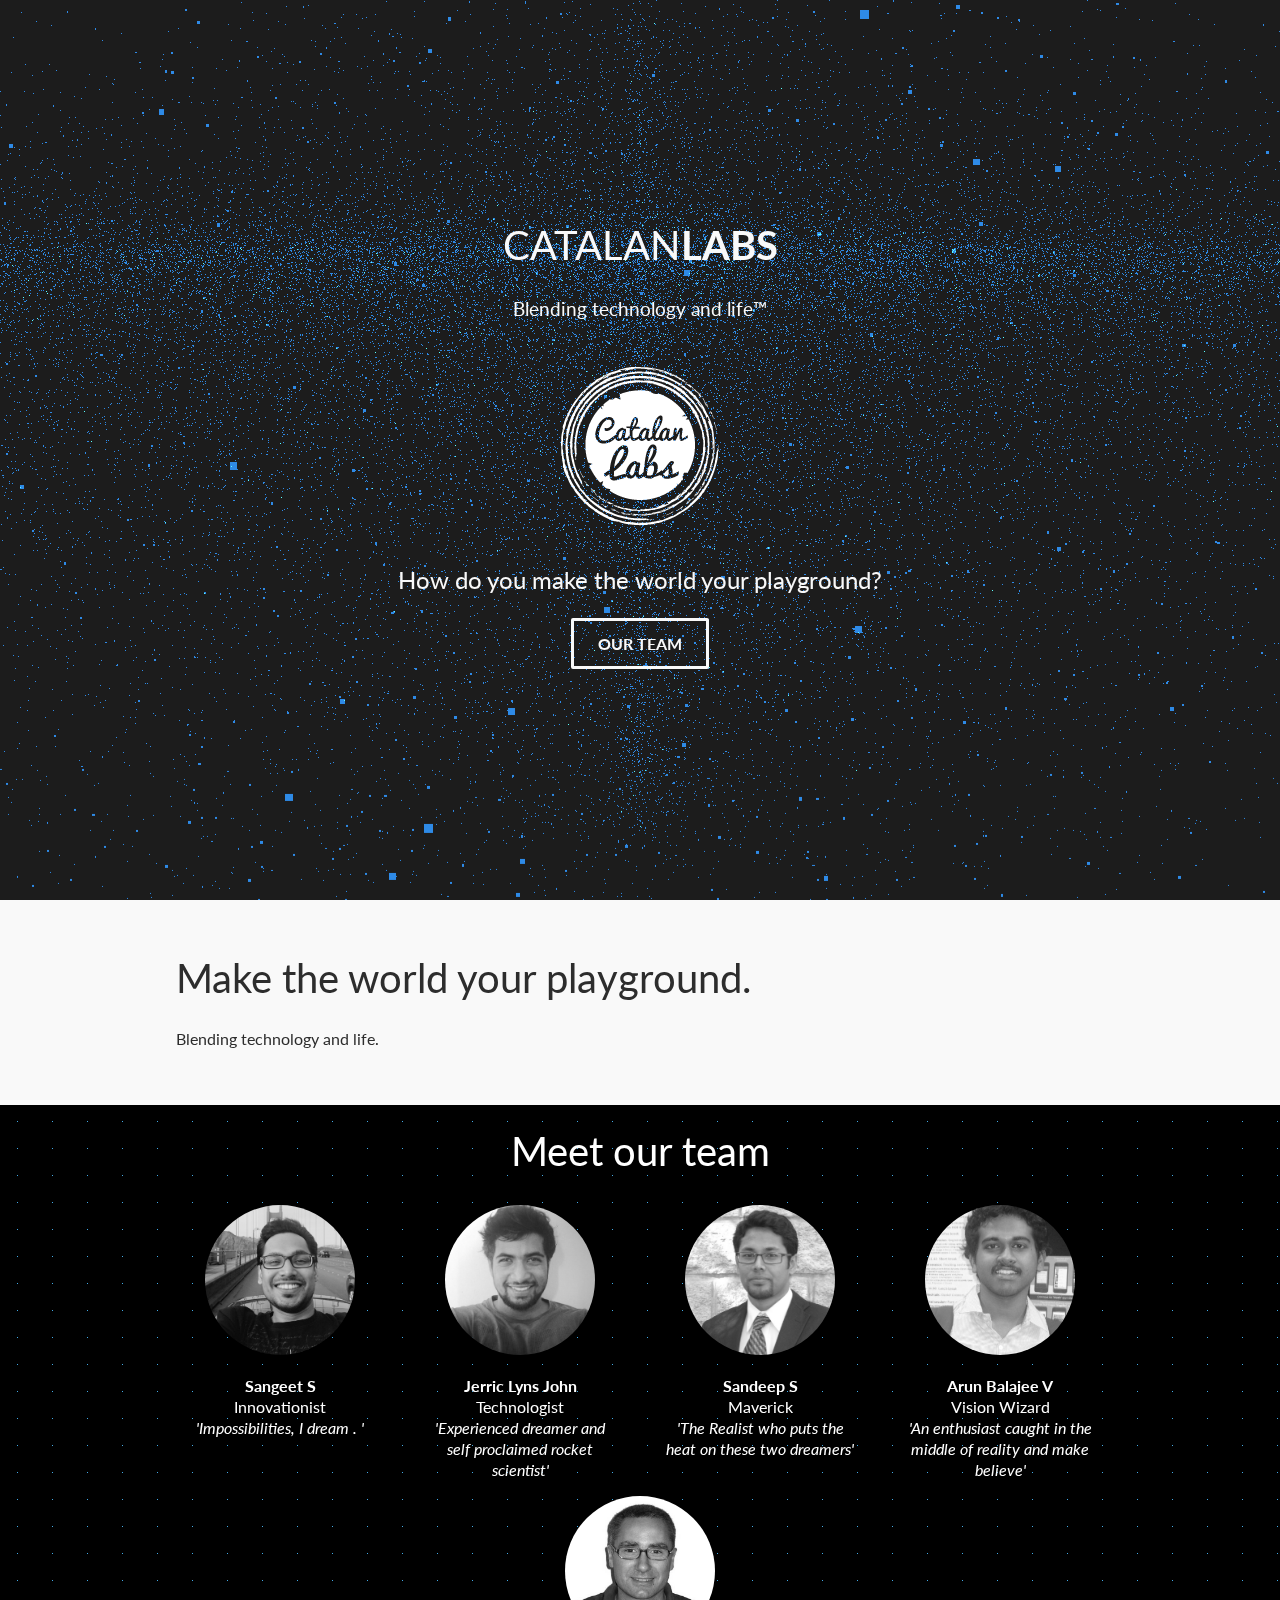
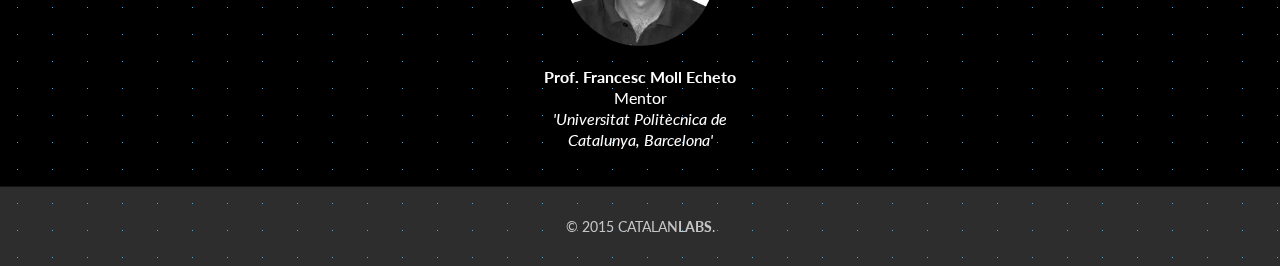
<file: index.html>
<!DOCTYPE html>
<html>

    <head>
        <meta charset="utf-8">
        <meta name="viewport" content="width=device-width, user-scalable=no, initial-scale=1.0, minimum-scale=1.0, maximum-scale=1.0">
        <meta name="description" content="Catalan Labs, an augmented reality and wearable technology company.">

        <title>Catalan Labs</title>

        <link rel="apple-touch-icon" sizes="57x57" href="res/img/favicons/apple-touch-icon-57x57.png">
        <link rel="apple-touch-icon" sizes="114x114" href="res/img/favicons/apple-touch-icon-114x114.png">
        <link rel="apple-touch-icon" sizes="72x72" href="res/img/favicons/apple-touch-icon-72x72.png">
        <link rel="apple-touch-icon" sizes="144x144" href="res/img/favicons/apple-touch-icon-144x144.png">
        <link rel="apple-touch-icon" sizes="60x60" href="res/img/favicons/apple-touch-icon-60x60.png">
        <link rel="apple-touch-icon" sizes="120x120" href="res/img/favicons/apple-touch-icon-120x120.png">
        <link rel="apple-touch-icon" sizes="76x76" href="res/img/favicons/apple-touch-icon-76x76.png">
        <link rel="apple-touch-icon" sizes="152x152" href="res/img/favicons/apple-touch-icon-152x152.png">
        <link rel="apple-touch-icon" sizes="180x180" href="res/img/favicons/apple-touch-icon-180x180.png">
        <meta name="apple-mobile-web-app-title" content="Catalan Labs">
        <link rel="shortcut icon" href="res/img/favicons/favicon.ico">
        <link rel="icon" type="image/png" href="res/img/favicons/favicon-192x192.png" sizes="192x192">
        <link rel="icon" type="image/png" href="res/img/favicons/favicon-160x160.png" sizes="160x160">
        <link rel="icon" type="image/png" href="res/img/favicons/favicon-96x96.png" sizes="96x96">
        <link rel="icon" type="image/png" href="res/img/favicons/favicon-16x16.png" sizes="16x16">
        <link rel="icon" type="image/png" href="res/img/favicons/favicon-32x32.png" sizes="32x32">
        <meta name="msapplication-TileColor" content="#ffffff">
        <meta name="msapplication-TileImage" content="res/img/favicons/mstile-144x144.png">
        <meta name="msapplication-config" content="res/img/favicons/browserconfig.xml">
        <meta name="application-name" content="Catalan Labs">

        <link rel="stylesheet" type="text/css" media="screen" href="//fonts.googleapis.com/css?family=Raleway:400|Open+Sans:400,600">
        <link rel="stylesheet" type="text/css" media="screen" href="./res/styles/gen/stylesheet.css">

        <link href='http://fonts.googleapis.com/css?family=Lato:300,700' rel='stylesheet' type='text/css'>
        <!--[if lt IE 9]>
        <script src="//cdnjs.cloudflare.com/ajax/libs/html5shiv/3.7/html5shiv.min.js"></script>
        <script>window.html5 || document.write('<script src="./res/js/html5shiv.min.js"><\/script>')</script>
        <![endif]-->

        <style type="text/css">
        .iframe-demo
        {
            position:absolute;
            top:0;
            left:0;
            width:100%;
            height:100%;
            border:0;
            z-index:-1;
            overflow:hidden;
            opacity:0;
            -webkit-transition:all 1s;
            transition:all 1s
        }
         
        .iframe-demo.visible
        {
            opacity:1
            
        }
 
        .bg-points
        {
            position:absolute;
            width:100%;
            height:100%;
            top:0;
            left:0;
            background-image:url(res/img/bg-points.png);
            overflow:hidden
        }
        </style>
    </head>

    <body>
        <section class="cover" data-speed="3">

            <div class="cover-content">
                <h1>CATALAN<b>LABS</b></h1>
                <h4>Blending technology and life™</h4>
                <div class="logo"><img src="res/img/catalan-logo.png" alt="Catalan Labs Logo"></div>

                <h3>How do you make the world your playground?</h3>
                <p><a href="#artwork" class="button">OUR TEAM</a></p>
            </div>
        </section>
        <iframe src="CatalanGalaxy.htm" class="iframe-demo visible"></iframe>
        
        <section id="artwork" class="artwork">
            <div class="section">
                <h1>Make the world your playground.</h1>
                <p>Blending technology and life.</p>
                
            </div>
        </section>

        <section class="about" id="about" style=" background-image:url('res/img/bg-points.png'); background-repeat:repeat;background-size: ;">
            <h1 style="color: white">Meet our team</h1>
            <div class="team row"></div>
        </section>



        <footer style=" background-image:url('res/img/bg-points.png'); background-repeat:repeat;background-size: ;">
            &#169; 2015 <a href="" rel="publisher">CATALAN<b>LABS</b></a>.
        </footer>

        <script src="//ajax.googleapis.com/ajax/libs/jquery/1.11.1/jquery.min.js"></script>
        <script>
            window.jQuery || document.write('<script src="./res/js/jquery.min.js"><\/script>')
        </script>
        <script src="./res/js/lace.js"></script>
        <script src="./res/js/main.js"></script>
    </body>
</html>
</file>
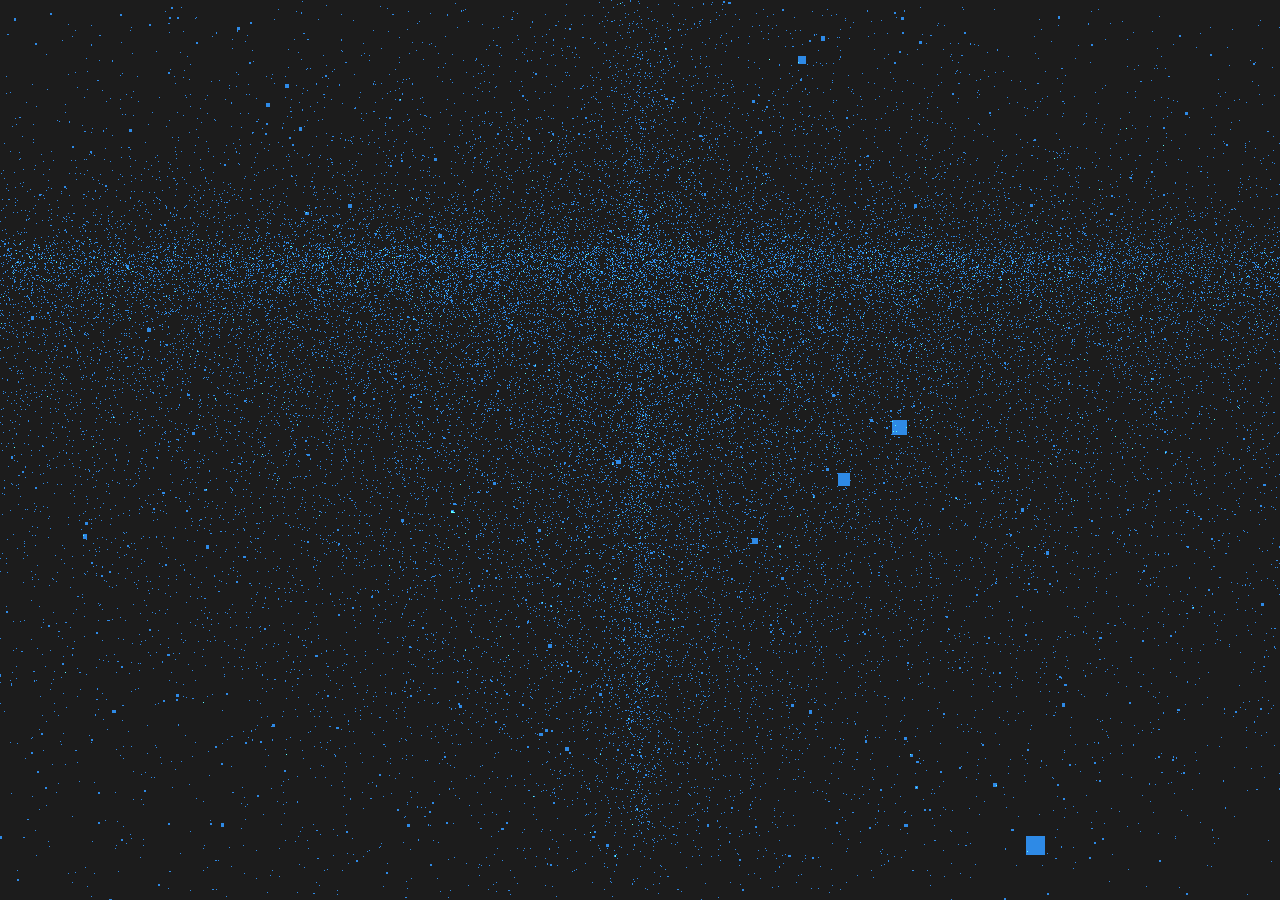
<file: CatalanGalaxy.htm>
<!DOCTYPE html>
<html><head>
<meta http-equiv="content-type" content="text/html; charset=UTF-8">

<meta charset="UTF-8"><meta name="robots" content="noindex">

<style>
body{
  overflow: hidden;
  background: #1C1C1C;
}
html, body, canvas {
  margin: 0;
  width: 100%;
  height: 100%;
  display: block;
  position: absolute;
  top: 0;
  left: 0;
}
</style>

</head>

<body>

  <script src="res/js/three.js"></script>
  <script>
  var renderer = new THREE.WebGLRenderer({ alpha: true });
  var scene = new THREE.Scene();
  var camera = new THREE.PerspectiveCamera(45, window.innerWidth/window.innerHeight, 1, 50000);

  document.body.appendChild(renderer.domElement);

  function GalaxyFactory() {
    this.create = function(radius, height, count) {
      var geometry = new THREE.Geometry();
      var material = new THREE.PointCloudMaterial({
        color: 0x2E8AE6,
        blending: THREE.AdditiveBlending,
        transparent: true
      });
                                                  
      for (var i = 0; i < count; i++) {
        var x = Math.random() * Math.PI * 2;
        var y = -Math.PI / 2 + Math.random() * Math.PI;
        
        var randRadius = Math.random() * radius;
        
        var point = new THREE.Vector3();
        point.x = Math.cos(x) * Math.cos(y) * randRadius;
        point.y = Math.sin(y) * Math.random() * height;
        point.z = Math.sin(x) * Math.cos(y) * randRadius;
        
        geometry.vertices.push(point);
      }
      
      var cloud = new THREE.PointCloud(geometry, material);
      //cloud.sortParticles = true; // SLOWS THINGS DOWN, SON
      return cloud;
    }
  }

  var galaxyFactory = new GalaxyFactory();
  var galaxy = galaxyFactory.create(5000, 200, 100000);

  scene.add(galaxy);

  var tickNum = 0;
  function tick() {
    tickNum++;
    
    camera.position.z = Math.sin(tickNum / 500) * 500;
    camera.position.x = Math.cos(tickNum / 500) * 500;
    camera.position.y = 50 + Math.sin(tickNum / 100) * 100;
    
    camera.lookAt({x:0, y: 0, z: 0});
   
    
    renderer.render(scene, camera);
    requestAnimationFrame(tick);
  }
  tick();

  function onResize() {
    renderer.setSize(window.innerWidth, window.innerHeight)
  }
  onResize();
  //@ sourceURL=pen.js
  </script><canvas style="width: 1349px; height: 554px;" height="554" width="1349"></canvas>

<canvas width="1920" height="477" style="width: 1920px; height: 477px;"></canvas>


</body></html>
</file>
<file: res/styles/gen/stylesheet.css>
/* font settings */
/* colors */
/* misc */
@-webkit-keyframes spin {
  to {
    -webkit-transform: rotate(360deg);
    -moz-transform: rotate(360deg);
    -ms-transform: rotate(360deg);
    -o-transform: rotate(360deg);
    transform: rotate(360deg); } }
@-moz-keyframes spin {
  to {
    -webkit-transform: rotate(360deg);
    -moz-transform: rotate(360deg);
    -ms-transform: rotate(360deg);
    -o-transform: rotate(360deg);
    transform: rotate(360deg); } }
@-ms-keyframes spin {
  to {
    -webkit-transform: rotate(360deg);
    -moz-transform: rotate(360deg);
    -ms-transform: rotate(360deg);
    -o-transform: rotate(360deg);
    transform: rotate(360deg); } }
@keyframes spin {
  to {
    -webkit-transform: rotate(360deg);
    -moz-transform: rotate(360deg);
    -ms-transform: rotate(360deg);
    -o-transform: rotate(360deg);
    transform: rotate(360deg); } }
@-webkit-keyframes slidedown {
  0% {
    -ms-filter: progid:DXImageTransform.Microsoft.Alpha(opacity=0);
    filter: alpha(opacity=0);
    -webkit-opacity: 0;
    -moz-opacity: 0;
    opacity: 0;
    -webkit-transform: translate3d(0, -10%, 0);
    -moz-transform: translate3d(0, -10%, 0);
    -ms-transform: translate3d(0, -10%, 0);
    -o-transform: translate3d(0, -10%, 0);
    transform: translate3d(0, -10%, 0); }

  100% {
    -ms-filter: progid:DXImageTransform.Microsoft.Alpha(opacity=100);
    filter: alpha(opacity=100);
    -webkit-opacity: 1;
    -moz-opacity: 1;
    opacity: 1;
    -webkit-transform: translate3d(0, 0, 0);
    -moz-transform: translate3d(0, 0, 0);
    -ms-transform: translate3d(0, 0, 0);
    -o-transform: translate3d(0, 0, 0);
    transform: translate3d(0, 0, 0); } }
@-moz-keyframes slidedown {
  0% {
    -ms-filter: progid:DXImageTransform.Microsoft.Alpha(opacity=0);
    filter: alpha(opacity=0);
    -webkit-opacity: 0;
    -moz-opacity: 0;
    opacity: 0;
    -webkit-transform: translate3d(0, -10%, 0);
    -moz-transform: translate3d(0, -10%, 0);
    -ms-transform: translate3d(0, -10%, 0);
    -o-transform: translate3d(0, -10%, 0);
    transform: translate3d(0, -10%, 0); }

  100% {
    -ms-filter: progid:DXImageTransform.Microsoft.Alpha(opacity=100);
    filter: alpha(opacity=100);
    -webkit-opacity: 1;
    -moz-opacity: 1;
    opacity: 1;
    -webkit-transform: translate3d(0, 0, 0);
    -moz-transform: translate3d(0, 0, 0);
    -ms-transform: translate3d(0, 0, 0);
    -o-transform: translate3d(0, 0, 0);
    transform: translate3d(0, 0, 0); } }
@-ms-keyframes slidedown {
  0% {
    -ms-filter: progid:DXImageTransform.Microsoft.Alpha(opacity=0);
    filter: alpha(opacity=0);
    -webkit-opacity: 0;
    -moz-opacity: 0;
    opacity: 0;
    -webkit-transform: translate3d(0, -10%, 0);
    -moz-transform: translate3d(0, -10%, 0);
    -ms-transform: translate3d(0, -10%, 0);
    -o-transform: translate3d(0, -10%, 0);
    transform: translate3d(0, -10%, 0); }

  100% {
    -ms-filter: progid:DXImageTransform.Microsoft.Alpha(opacity=100);
    filter: alpha(opacity=100);
    -webkit-opacity: 1;
    -moz-opacity: 1;
    opacity: 1;
    -webkit-transform: translate3d(0, 0, 0);
    -moz-transform: translate3d(0, 0, 0);
    -ms-transform: translate3d(0, 0, 0);
    -o-transform: translate3d(0, 0, 0);
    transform: translate3d(0, 0, 0); } }
@keyframes slidedown {
  0% {
    -ms-filter: progid:DXImageTransform.Microsoft.Alpha(opacity=0);
    filter: alpha(opacity=0);
    -webkit-opacity: 0;
    -moz-opacity: 0;
    opacity: 0;
    -webkit-transform: translate3d(0, -10%, 0);
    -moz-transform: translate3d(0, -10%, 0);
    -ms-transform: translate3d(0, -10%, 0);
    -o-transform: translate3d(0, -10%, 0);
    transform: translate3d(0, -10%, 0); }

  100% {
    -ms-filter: progid:DXImageTransform.Microsoft.Alpha(opacity=100);
    filter: alpha(opacity=100);
    -webkit-opacity: 1;
    -moz-opacity: 1;
    opacity: 1;
    -webkit-transform: translate3d(0, 0, 0);
    -moz-transform: translate3d(0, 0, 0);
    -ms-transform: translate3d(0, 0, 0);
    -o-transform: translate3d(0, 0, 0);
    transform: translate3d(0, 0, 0); } }
@-webkit-keyframes slideup {
  0% {
    -ms-filter: progid:DXImageTransform.Microsoft.Alpha(opacity=0);
    filter: alpha(opacity=0);
    -webkit-opacity: 0;
    -moz-opacity: 0;
    opacity: 0;
    -webkit-transform: translate3d(0, 10%, 0);
    -moz-transform: translate3d(0, 10%, 0);
    -ms-transform: translate3d(0, 10%, 0);
    -o-transform: translate3d(0, 10%, 0);
    transform: translate3d(0, 10%, 0); }

  100% {
    -ms-filter: progid:DXImageTransform.Microsoft.Alpha(opacity=100);
    filter: alpha(opacity=100);
    -webkit-opacity: 1;
    -moz-opacity: 1;
    opacity: 1;
    -webkit-transform: translate3d(0, 0, 0);
    -moz-transform: translate3d(0, 0, 0);
    -ms-transform: translate3d(0, 0, 0);
    -o-transform: translate3d(0, 0, 0);
    transform: translate3d(0, 0, 0); } }
@-moz-keyframes slideup {
  0% {
    -ms-filter: progid:DXImageTransform.Microsoft.Alpha(opacity=0);
    filter: alpha(opacity=0);
    -webkit-opacity: 0;
    -moz-opacity: 0;
    opacity: 0;
    -webkit-transform: translate3d(0, 10%, 0);
    -moz-transform: translate3d(0, 10%, 0);
    -ms-transform: translate3d(0, 10%, 0);
    -o-transform: translate3d(0, 10%, 0);
    transform: translate3d(0, 10%, 0); }

  100% {
    -ms-filter: progid:DXImageTransform.Microsoft.Alpha(opacity=100);
    filter: alpha(opacity=100);
    -webkit-opacity: 1;
    -moz-opacity: 1;
    opacity: 1;
    -webkit-transform: translate3d(0, 0, 0);
    -moz-transform: translate3d(0, 0, 0);
    -ms-transform: translate3d(0, 0, 0);
    -o-transform: translate3d(0, 0, 0);
    transform: translate3d(0, 0, 0); } }
@-ms-keyframes slideup {
  0% {
    -ms-filter: progid:DXImageTransform.Microsoft.Alpha(opacity=0);
    filter: alpha(opacity=0);
    -webkit-opacity: 0;
    -moz-opacity: 0;
    opacity: 0;
    -webkit-transform: translate3d(0, 10%, 0);
    -moz-transform: translate3d(0, 10%, 0);
    -ms-transform: translate3d(0, 10%, 0);
    -o-transform: translate3d(0, 10%, 0);
    transform: translate3d(0, 10%, 0); }

  100% {
    -ms-filter: progid:DXImageTransform.Microsoft.Alpha(opacity=100);
    filter: alpha(opacity=100);
    -webkit-opacity: 1;
    -moz-opacity: 1;
    opacity: 1;
    -webkit-transform: translate3d(0, 0, 0);
    -moz-transform: translate3d(0, 0, 0);
    -ms-transform: translate3d(0, 0, 0);
    -o-transform: translate3d(0, 0, 0);
    transform: translate3d(0, 0, 0); } }
@keyframes slideup {
  0% {
    -ms-filter: progid:DXImageTransform.Microsoft.Alpha(opacity=0);
    filter: alpha(opacity=0);
    -webkit-opacity: 0;
    -moz-opacity: 0;
    opacity: 0;
    -webkit-transform: translate3d(0, 10%, 0);
    -moz-transform: translate3d(0, 10%, 0);
    -ms-transform: translate3d(0, 10%, 0);
    -o-transform: translate3d(0, 10%, 0);
    transform: translate3d(0, 10%, 0); }

  100% {
    -ms-filter: progid:DXImageTransform.Microsoft.Alpha(opacity=100);
    filter: alpha(opacity=100);
    -webkit-opacity: 1;
    -moz-opacity: 1;
    opacity: 1;
    -webkit-transform: translate3d(0, 0, 0);
    -moz-transform: translate3d(0, 0, 0);
    -ms-transform: translate3d(0, 0, 0);
    -o-transform: translate3d(0, 0, 0);
    transform: translate3d(0, 0, 0); } }
@-webkit-keyframes appear {
  0% {
    -ms-filter: progid:DXImageTransform.Microsoft.Alpha(opacity=0);
    filter: alpha(opacity=0);
    -webkit-opacity: 0;
    -moz-opacity: 0;
    opacity: 0;
    -webkit-transform: scale(0.5);
    -moz-transform: scale(0.5);
    -ms-transform: scale(0.5);
    -o-transform: scale(0.5);
    transform: scale(0.5); }

  30% {
    -webkit-transform: scale(1);
    -moz-transform: scale(1);
    -ms-transform: scale(1);
    -o-transform: scale(1);
    transform: scale(1); }

  100% {
    -ms-filter: progid:DXImageTransform.Microsoft.Alpha(opacity=100);
    filter: alpha(opacity=100);
    -webkit-opacity: 1;
    -moz-opacity: 1;
    opacity: 1; } }
@-moz-keyframes appear {
  0% {
    -ms-filter: progid:DXImageTransform.Microsoft.Alpha(opacity=0);
    filter: alpha(opacity=0);
    -webkit-opacity: 0;
    -moz-opacity: 0;
    opacity: 0;
    -webkit-transform: scale(0.5);
    -moz-transform: scale(0.5);
    -ms-transform: scale(0.5);
    -o-transform: scale(0.5);
    transform: scale(0.5); }

  30% {
    -webkit-transform: scale(1);
    -moz-transform: scale(1);
    -ms-transform: scale(1);
    -o-transform: scale(1);
    transform: scale(1); }

  100% {
    -ms-filter: progid:DXImageTransform.Microsoft.Alpha(opacity=100);
    filter: alpha(opacity=100);
    -webkit-opacity: 1;
    -moz-opacity: 1;
    opacity: 1; } }
@-ms-keyframes appear {
  0% {
    -ms-filter: progid:DXImageTransform.Microsoft.Alpha(opacity=0);
    filter: alpha(opacity=0);
    -webkit-opacity: 0;
    -moz-opacity: 0;
    opacity: 0;
    -webkit-transform: scale(0.5);
    -moz-transform: scale(0.5);
    -ms-transform: scale(0.5);
    -o-transform: scale(0.5);
    transform: scale(0.5); }

  30% {
    -webkit-transform: scale(1);
    -moz-transform: scale(1);
    -ms-transform: scale(1);
    -o-transform: scale(1);
    transform: scale(1); }

  100% {
    -ms-filter: progid:DXImageTransform.Microsoft.Alpha(opacity=100);
    filter: alpha(opacity=100);
    -webkit-opacity: 1;
    -moz-opacity: 1;
    opacity: 1; } }
@keyframes appear {
  0% {
    -ms-filter: progid:DXImageTransform.Microsoft.Alpha(opacity=0);
    filter: alpha(opacity=0);
    -webkit-opacity: 0;
    -moz-opacity: 0;
    opacity: 0;
    -webkit-transform: scale(0.5);
    -moz-transform: scale(0.5);
    -ms-transform: scale(0.5);
    -o-transform: scale(0.5);
    transform: scale(0.5); }

  30% {
    -webkit-transform: scale(1);
    -moz-transform: scale(1);
    -ms-transform: scale(1);
    -o-transform: scale(1);
    transform: scale(1); }

  100% {
    -ms-filter: progid:DXImageTransform.Microsoft.Alpha(opacity=100);
    filter: alpha(opacity=100);
    -webkit-opacity: 1;
    -moz-opacity: 1;
    opacity: 1; } }
@-webkit-keyframes fadein {
  0% {
    -ms-filter: progid:DXImageTransform.Microsoft.Alpha(opacity=0);
    filter: alpha(opacity=0);
    -webkit-opacity: 0;
    -moz-opacity: 0;
    opacity: 0; }

  100% {
    -ms-filter: progid:DXImageTransform.Microsoft.Alpha(opacity=100);
    filter: alpha(opacity=100);
    -webkit-opacity: 1;
    -moz-opacity: 1;
    opacity: 1; } }
@-moz-keyframes fadein {
  0% {
    -ms-filter: progid:DXImageTransform.Microsoft.Alpha(opacity=0);
    filter: alpha(opacity=0);
    -webkit-opacity: 0;
    -moz-opacity: 0;
    opacity: 0; }

  100% {
    -ms-filter: progid:DXImageTransform.Microsoft.Alpha(opacity=100);
    filter: alpha(opacity=100);
    -webkit-opacity: 1;
    -moz-opacity: 1;
    opacity: 1; } }
@-ms-keyframes fadein {
  0% {
    -ms-filter: progid:DXImageTransform.Microsoft.Alpha(opacity=0);
    filter: alpha(opacity=0);
    -webkit-opacity: 0;
    -moz-opacity: 0;
    opacity: 0; }

  100% {
    -ms-filter: progid:DXImageTransform.Microsoft.Alpha(opacity=100);
    filter: alpha(opacity=100);
    -webkit-opacity: 1;
    -moz-opacity: 1;
    opacity: 1; } }
@keyframes fadein {
  0% {
    -ms-filter: progid:DXImageTransform.Microsoft.Alpha(opacity=0);
    filter: alpha(opacity=0);
    -webkit-opacity: 0;
    -moz-opacity: 0;
    opacity: 0; }

  100% {
    -ms-filter: progid:DXImageTransform.Microsoft.Alpha(opacity=100);
    filter: alpha(opacity=100);
    -webkit-opacity: 1;
    -moz-opacity: 1;
    opacity: 1; } }
@-webkit-keyframes progress {
  0% {
    width: 0; }

  10% {
    width: 30%; }

  30% {
    width: 50%; }

  40% {
    width: 70%; }

  100% {
    width: 80%; } }
@-moz-keyframes progress {
  0% {
    width: 0; }

  10% {
    width: 30%; }

  30% {
    width: 50%; }

  40% {
    width: 70%; }

  100% {
    width: 80%; } }
@-ms-keyframes progress {
  0% {
    width: 0; }

  10% {
    width: 30%; }

  30% {
    width: 50%; }

  40% {
    width: 70%; }

  100% {
    width: 80%; } }
@keyframes progress {
  0% {
    width: 0; }

  10% {
    width: 30%; }

  30% {
    width: 50%; }

  40% {
    width: 70%; }

  100% {
    width: 80%; } }
.button.working:before, button.working:before, input.working[type="submit"]:before, input.working[type="button"]:before, .google.working:before, .twitter.working:before, .facebook.working:before, .persona.working:before, .openid.working:before {
  -webkit-animation: spin 1s ease infinite;
  -moz-animation: spin 1s ease infinite;
  -ms-animation: spin 1s ease infinite;
  -o-animation: spin 1s ease infinite;
  animation: spin 1s ease infinite; }

.modal {
  -webkit-animation: appear 0.5s 1;
  -moz-animation: appear 0.5s 1;
  -ms-animation: appear 0.5s 1;
  -o-animation: appear 0.5s 1;
  animation: appear 0.5s 1; }

.backdrop {
  -webkit-animation: fadein 0.5s 1;
  -moz-animation: fadein 0.5s 1;
  -ms-animation: fadein 0.5s 1;
  -o-animation: fadein 0.5s 1;
  animation: fadein 0.5s 1; }

.button, button, input[type="submit"], input[type="button"], .entry, input, textarea, a, .google, .twitter, .facebook, .persona, .openid, .fadeout, .chat-link, .product img {
  -webkit-transition: 0.3s ease;
  -moz-transition: 0.3s ease;
  -ms-transition: 0.3s ease;
  -o-transition: 0.3s ease;
  transition: 0.3s ease; }

/* font settings */
/* colors */
/* misc */
/* font settings */
/* colors */
/* misc */
.linked, .button.linked, button.linked, input.linked[type="submit"], input.linked[type="button"], .entry.linked, input.linked, textarea.linked {
  border-radius: 0; }
  .linked:not(:only-of-type):not(:last-of-type) {
    border-right: none; }
  .linked:first-of-type {
    border-radius: 2px 0 0 2px; }
  .linked:last-of-type {
    border-radius: 0 2px 2px 0; }
  .linked:only-of-type {
    border-radius: 2px; }

.button, button, input[type="submit"], input[type="button"] {
  display: inline-block;
  margin: .5em 0;
  padding: .5em 1em;
  font-size: 1em;
  border: 1px solid #2e8ae6;
  border-bottom-color: #ca3c29;
  border-radius: 2px;
  background-color: #2e8ae6;
  color: #f9f9f9;
  text-align: center;
  font-weight: 700;
  cursor: pointer;
  text-transform: uppercase; }
  .button:hover, button:hover, input[type="submit"]:hover, input[type="button"]:hover, .button:focus, button:focus, input[type="submit"]:focus, input[type="button"]:focus {
    background-color: #ca3c29;
    border-color: #ca3c29;
    color: #f9f9f9;
    box-shadow: 0 1px 5px 0 rgba(0, 0, 0, 0.15); }
  .button:active, button:active, input[type="submit"]:active, input[type="button"]:active {
    background-color: #b53525;
    border-color: #b53525;
    color: #f9f9f9; }
  .button.working, button.working, input.working[type="submit"], input.working[type="button"] {
    padding-left: 0; }
    .button.working:before, button.working:before, input.working[type="submit"]:before, input.working[type="button"]:before {
      content: "";
      display: inline-block;
      width: 1em;
      height: 1em;
      margin: 0 1em;
      border-top: 2px solid currentColor;
      border-right: 2px solid transparent;
      border-bottom: 2px solid currentColor;
      border-left: 2px solid transparent;
      border-radius: 50%; }
    .button.working, button.working, input.working[type="submit"], input.working[type="button"], .button.working:hover, button.working:hover, input.working[type="submit"]:hover, input.working[type="button"]:hover, .button.working:focus, button.working:focus, input.working[type="submit"]:focus, input.working[type="button"]:focus, .button.working:active, button.working:active, input.working[type="submit"]:active, input.working[type="button"]:active {
      background-color: #b53525;
      border-color: #b53525;
      color: #eec4be;
      cursor: wait;
      pointer-events: none; }
  .button.secondary, button.secondary, input.secondary[type="submit"], input.secondary[type="button"] {
    background-color: transparent;
    border-color: rgba(0, 0, 0, 0.15);
    color: currentcolor; }
    .button.secondary:hover, button.secondary:hover, input.secondary[type="submit"]:hover, input.secondary[type="button"]:hover, .button.secondary:focus, button.secondary:focus, input.secondary[type="submit"]:focus, input.secondary[type="button"]:focus {
      background-color: rgba(255, 255, 255, 0.3);
      border-color: rgba(0, 0, 0, 0.3);
      color: currentcolor; }
    .button.secondary:active, button.secondary:active, input.secondary[type="submit"]:active, input.secondary[type="button"]:active {
      background-color: rgba(0, 0, 0, 0.05);
      border-color: rgba(0, 0, 0, 0.3);
      color: currentcolor; }
  .button.disabled, button.disabled, input.disabled[type="submit"], input.disabled[type="button"], button:disabled, input[type="submit"]:disabled, input[type="button"]:disabled, .button.disabled:hover, button.disabled:hover, input.disabled[type="submit"]:hover, input.disabled[type="button"]:hover, button:hover:disabled, input[type="submit"]:hover:disabled, input[type="button"]:hover:disabled, .button.disabled:focus, button.disabled:focus, input.disabled[type="submit"]:focus, input.disabled[type="button"]:focus, button:focus:disabled, input[type="submit"]:focus:disabled, input[type="button"]:focus:disabled, .button.disabled:active, button.disabled:active, input.disabled[type="submit"]:active, input.disabled[type="button"]:active, button:active:disabled, input[type="submit"]:active:disabled, input[type="button"]:active:disabled {
    -ms-filter: progid:DXImageTransform.Microsoft.Alpha(opacity=50);
    filter: alpha(opacity=50);
    -webkit-opacity: 0.5;
    -moz-opacity: 0.5;
    opacity: 0.5;
    background-color: rgba(0, 0, 0, 0.05);
    border-color: rgba(0, 0, 0, 0.3);
    color: currentcolor;
    cursor: default;
    pointer-events: none; }

/* font settings */
/* colors */
/* misc */
.entry, input, textarea {
  border: 1px solid #c6c6c6;
  border-top-color: #acacac;
  border-radius: 2px;
  background-color: #f9f9f9;
  color: #2d2d2d; }
  .entry:hover, input:hover, textarea:hover, .entry:focus, input:focus, textarea:focus, .entry:active, input:active, textarea:active {
    border-color: #2e8ae6;
    border-top-color: #ca3c29;
    outline: none; }
  .entry.disabled, input.disabled, textarea.disabled, input:disabled, textarea:disabled {
    background-color: #e0e0e0; }
  .entry.error, input.error, textarea.error {
    border-color: #d95879; }

input, textarea {
  margin: .5em 0;
  padding: .5em;
  font-size: 1em;
  outline: none; }

.row {
  *zoom: 1; }
  .row:before, .row:after {
    content: "";
    display: table; }
  .row:after {
    clear: both; }

.row {
  margin-right: -1.5em;
  margin-left: -1.5em;
  margin-top: 0;
  margin-bottom: 0; }

.col {
  padding-right: 1.5em;
  padding-left: 1.5em; }

@media only screen {
  .small-left {
    float: left; }

  .small-right {
    float: right; }

  .small-1 {
    float: left;
    width: 8.33333%; }

  .small-2 {
    float: left;
    width: 16.66667%; }

  .small-3 {
    float: left;
    width: 25%; }

  .small-4 {
    float: left;
    width: 33.33333%; }

  .small-5 {
    float: left;
    width: 41.66667%; }

  .small-6 {
    float: left;
    width: 50%; }

  .small-7 {
    float: left;
    width: 58.33333%; }

  .small-8 {
    float: left;
    width: 66.66667%; }

  .small-9 {
    float: left;
    width: 75%; }

  .small-10 {
    float: left;
    width: 83.33333%; }

  .small-11 {
    float: left;
    width: 91.66667%; }

  .small-12 {
    float: left;
    width: 100%; } }
@media only screen and (min-width: 40.063em) {
  .medium-left {
    float: left; }

  .medium-right {
    float: right; }

  .medium-1 {
    float: left;
    width: 8.33333%; }

  .medium-2 {
    float: left;
    width: 16.66667%; }

  .medium-3 {
    float: left;
    width: 25%; }

  .medium-4 {
    float: left;
    width: 33.33333%; }

  .medium-5 {
    float: left;
    width: 41.66667%; }

  .medium-6 {
    float: left;
    width: 50%; }

  .medium-7 {
    float: left;
    width: 58.33333%; }

  .medium-8 {
    float: left;
    width: 66.66667%; }

  .medium-9 {
    float: left;
    width: 75%; }

  .medium-10 {
    float: left;
    width: 83.33333%; }

  .medium-11 {
    float: left;
    width: 91.66667%; }

  .medium-12 {
    float: left;
    width: 100%; } }
@media only screen and (min-width: 64.063em) {
  .large-left {
    float: left; }

  .large-right {
    float: right; }

  .large-1 {
    float: left;
    width: 8.33333%; }

  .large-2 {
    float: left;
    width: 16.66667%; }

  .large-3 {
    float: left;
    width: 25%; }

  .large-4 {
    float: left;
    width: 33.33333%; }

  .large-5 {
    float: left;
    width: 41.66667%; }

  .large-6 {
    float: left;
    width: 50%; }

  .large-7 {
    float: left;
    width: 58.33333%; }

  .large-8 {
    float: left;
    width: 66.66667%; }

  .large-9 {
    float: left;
    width: 75%; }

  .large-10 {
    float: left;
    width: 83.33333%; }

  .large-11 {
    float: left;
    width: 91.66667%; }

  .large-12 {
    float: left;
    width: 100%; } }
.block-1 {
  display: inline-block;
  vertical-align: top;
  width: 15em;
  max-width: 100%;
  padding-right: 1.5em;
  padding-left: 1.5em; }

.block-2 {
  display: inline-block;
  vertical-align: top;
  width: 30em;
  max-width: 100%;
  padding-right: 1.5em;
  padding-left: 1.5em; }

.block-3 {
  display: inline-block;
  vertical-align: top;
  width: 45em;
  max-width: 100%;
  padding-right: 1.5em;
  padding-left: 1.5em; }

.block-4 {
  display: inline-block;
  vertical-align: top;
  width: 60em;
  max-width: 100%;
  padding-right: 1.5em;
  padding-left: 1.5em; }

.block-5 {
  display: inline-block;
  vertical-align: top;
  width: 75em;
  max-width: 100%;
  padding-right: 1.5em;
  padding-left: 1.5em; }

.block-6 {
  display: inline-block;
  vertical-align: top;
  width: 90em;
  max-width: 100%;
  padding-right: 1.5em;
  padding-left: 1.5em; }

.block-7 {
  display: inline-block;
  vertical-align: top;
  width: 105em;
  max-width: 100%;
  padding-right: 1.5em;
  padding-left: 1.5em; }

.block-8 {
  display: inline-block;
  vertical-align: top;
  width: 120em;
  max-width: 100%;
  padding-right: 1.5em;
  padding-left: 1.5em; }

.block-9 {
  display: inline-block;
  vertical-align: top;
  width: 135em;
  max-width: 100%;
  padding-right: 1.5em;
  padding-left: 1.5em; }

.block-10 {
  display: inline-block;
  vertical-align: top;
  width: 150em;
  max-width: 100%;
  padding-right: 1.5em;
  padding-left: 1.5em; }

.block-11 {
  display: inline-block;
  vertical-align: top;
  width: 165em;
  max-width: 100%;
  padding-right: 1.5em;
  padding-left: 1.5em; }

.block-12 {
  display: inline-block;
  vertical-align: top;
  width: 180em;
  max-width: 100%;
  padding-right: 1.5em;
  padding-left: 1.5em; }

/* font settings */
/* colors */
/* misc */
.backdrop {
  display: block;
  position: fixed;
  top: 0;
  left: 0;
  height: 100%;
  width: 100%;
  z-index: 40;
  background: rgba(0, 0, 0, 0.7); }

.modal {
  display: block;
  position: fixed;
  top: 50%;
  left: 50%;
  min-width: 27em;
  max-width: 100%;
  z-index: 50;
  overflow: auto;
  background: #f9f9f9;
  border-radius: 2px;
  padding: 2em;
  box-shadow: 0 0 10px 0 rgba(0, 0, 0, 0.3); }
  @media only screen and (max-width: 27em) {
    .modal {
      -webkit-animation: slideup 0.3s 1;
      -moz-animation: slideup 0.3s 1;
      -ms-animation: slideup 0.3s 1;
      -o-animation: slideup 0.3s 1;
      animation: slideup 0.3s 1;
      bottom: 0;
      left: 0;
      margin-top: 0 !important;
      margin-left: 0 !important;
      min-width: 100%;
      width: 100%;
      padding: 1.2em;
      border-radius: 0; } }

/* font settings */
/* colors */
/* misc */
/*
 * CSS reset based on:
 * Eric Meyer's Reset CSS v2.0 (http://meyerweb.com/eric/tools/css/reset/)
 * Normalize.css (http://necolas.github.io/normalize.css/)
 */
/* set the viewport properties (limited browser support) */
@viewport {
  width: device-width;
  user-zoom: fixed;
  zoom: 1;
  min-zoom: 1;
  max-zoom: 1; }
/* set box sizing to a more natural layout */
*, *:before, *:after {
  -webkit-box-sizing: border-box;
  -moz-box-sizing: border-box;
  box-sizing: border-box; }

/* remove tap highlight in webkit */
* {
  -webkit-tap-highlight-color: transparent; }

html {
  /* set default font family to sans-serif */
  font-family: sans-serif;
  /* remove iOS text size adjust without disabling user zoom */
  -webkit-text-size-adjust: 100%;
  -ms-text-size-adjust: 100%;
  /* eliminate 300ms click delay */
  -ms-touch-action: manipulation;
  /* IE10 */
  touch-action: manipulation;
  /* IE11 */ }

/* reset default properties */
html, body, div, span, applet, object, iframe,
h1, h2, h3, h4, h5, h6, p, blockquote, pre,
a, abbr, acronym, address, big, cite, code,
del, dfn, em, img, ins, kbd, q, s, samp,
small, strike, strong, sub, sup, tt, var,
b, u, i, center,
dl, dt, dd, ol, ul, li,
fieldset, form, label, legend,
table, caption, tbody, tfoot, thead, tr, th, td,
article, aside, canvas, details, embed,
figure, figcaption, footer, header, hgroup,
menu, nav, output, ruby, section, summary,
time, mark, audio, video {
  margin: 0;
  padding: 0;
  border: 0;
  font-size: 100%;
  font: inherit;
  vertical-align: baseline; }

/* HTML5 display styles for older browsers */
article, aside, details, figcaption, figure,
footer, header, hgroup, menu, nav, section {
  display: block; }

audio, canvas, progress, video {
  display: inline-block;
  vertical-align: baseline; }

/* address "[hidden]"" styling not present in IE */
[hidden] {
  display: none; }

body {
  line-height: 1; }

/* remove the gray background color from active links in IE */
a {
  background: transparent;
  cursor: pointer; }

/* remove outlines on links */
a:focus, a:hover, a:active {
  outline: 0; }

/* address style set to "bolder" in Firefox, Safari, and Chrome */
b, strong {
  font-weight: bold; }

i, em {
  font-style: italic; }

/* remove border when inside "a" element in IE */
img {
  border: 0; }

/* correct overflow not hidden in IE */
svg:not(:root) {
  overflow: hidden; }

/* cascade SVG fill color */
svg:not[class] {
  fill: currentColor; }

/* contain overflow in all browsers. */
pre {
  overflow: auto; }

/* fix inheritance in form elements */
button, input, optgroup, select, textarea {
  color: inherit;
  font: inherit;
  margin: 0; }

/* address "overflow" set to "hidden" in IE */
button {
  overflow: visible; }

button, select {
  text-transform: none; }

button, input[type="button"], input[type="reset"], input[type="submit"] {
  -webkit-appearance: button;
  cursor: pointer; }

/* re-set default cursor for disabled elements */
button[disabled], input[disabled] {
  cursor: default; }

/* remove inner padding and border in Firefox */
button::-moz-focus-inner, input::-moz-focus-inner {
  border: 0;
  padding: 0; }

input {
  line-height: normal; }

input[type="checkbox"], input[type="radio"] {
  box-sizing: border-box;
  padding: 0; }

input[type="number"]::-webkit-inner-spin-button, input[type="number"]::-webkit-outer-spin-button {
  height: auto; }

textarea {
  overflow: auto; }

blockquote, q {
  quotes: none; }

blockquote:before, blockquote:after,
q:before, q:after {
  content: "";
  content: none; }

/* remove most spacing between table cells */
table {
  border-collapse: collapse;
  border-spacing: 0; }

td, th {
  padding: 0; }

/* font settings */
/* colors */
/* misc */
/* font settings */
/* colors */
/* misc */
/* font settings */
/* colors */
/* misc */
/* base styles */
body {
  background: #f9f9f9;
  color: #2d2d2d;
  font: 16px/21px 'Lato', sans-serif, "Raleway", Candara, Calibri, Segoe, Optima, Arial, sans-serif }
  @media only screen and (max-width: 27em) {
    body {
      font-size: 14px; } }

a {
  color: #2e8ae6;
  text-decoration: none; }
  a:hover, a:focus {
    color: #2E8AE6; }
  a:active {
    color: #601c14; }

img {
  max-width: 100%;
  height: auto; }

h1, h2, h3, h4 {
  line-height: 1.5em;
  font-family: 'Lato', sans-serif, "Raleway", Candara, Calibri, Segoe, Optima, Arial, sans-serif;
  font-weight: 400;
  margin-bottom: .5em; }

h1 {
  font-size: 2.5em; }

h2 {
  font-size: 2em; }

h3 {
  font-size: 1.5em; }

h4 {
  font-size: 1.2em; }

p {
  margin: .5em 0; }

input[type="checkbox"], input[type="radio"] {
  width: 1.5em;
  height: 1.5em; }

pre {
  white-space: pre-wrap;
  word-wrap: break-word;
  padding: 1em;
  border-radius: 2px;
  background-color: #ececec; }

code {
  font-weight: 700;
  font-family: Consolas, "Andale Mono", "Lucida Console", "Nimbus Mono", "Courier New", monospace;
  line-height: 1.2em; }

.google {
  display: inline-block;
  margin: .5em 0;
  padding: .5em 1em;
  font-size: 1em;
  border: 1px solid #d34836;
  border-bottom-color: #c43d2b;
  border-radius: 2px;
  background-color: #d34836;
  color: white;
  text-align: center;
  font-weight: 700;
  cursor: pointer;
  text-transform: uppercase; }
  .google:hover, .google:focus {
    background-color: #c43d2b;
    border-color: #c43d2b;
    color: white;
    box-shadow: 0 1px 5px 0 rgba(0, 0, 0, 0.15); }
  .google:active {
    background-color: #b03626;
    border-color: #b03626;
    color: white; }
  .google.working {
    padding-left: 0; }
    .google.working:before {
      content: "";
      display: inline-block;
      width: 1em;
      height: 1em;
      margin: 0 1em;
      border-top: 2px solid currentColor;
      border-right: 2px solid transparent;
      border-bottom: 2px solid currentColor;
      border-left: 2px solid transparent;
      border-radius: 50%; }
    .google.working, .google.working:hover, .google.working:focus, .google.working:active {
      background-color: #b03626;
      border-color: #b03626;
      color: #f1c8c2;
      cursor: wait;
      pointer-events: none; }

.twitter {
  display: inline-block;
  margin: .5em 0;
  padding: .5em 1em;
  font-size: 1em;
  border: 1px solid #55acee;
  border-bottom-color: #3ea1ec;
  border-radius: 2px;
  background-color: #55acee;
  color: white;
  text-align: center;
  font-weight: 700;
  cursor: pointer;
  text-transform: uppercase; }
  .twitter:hover, .twitter:focus {
    background-color: #3ea1ec;
    border-color: #3ea1ec;
    color: white;
    box-shadow: 0 1px 5px 0 rgba(0, 0, 0, 0.15); }
  .twitter:active {
    background-color: #2795e9;
    border-color: #2795e9;
    color: white; }
  .twitter.working {
    padding-left: 0; }
    .twitter.working:before {
      content: "";
      display: inline-block;
      width: 1em;
      height: 1em;
      margin: 0 1em;
      border-top: 2px solid currentColor;
      border-right: 2px solid transparent;
      border-bottom: 2px solid currentColor;
      border-left: 2px solid transparent;
      border-radius: 50%; }
    .twitter.working, .twitter.working:hover, .twitter.working:focus, .twitter.working:active {
      background-color: #2795e9;
      border-color: #2795e9;
      color: #cce6f9;
      cursor: wait;
      pointer-events: none; }

.facebook {
  display: inline-block;
  margin: .5em 0;
  padding: .5em 1em;
  font-size: 1em;
  border: 1px solid #3b5998;
  border-bottom-color: #344e86;
  border-radius: 2px;
  background-color: #3b5998;
  color: white;
  text-align: center;
  font-weight: 700;
  cursor: pointer;
  text-transform: uppercase; }
  .facebook:hover, .facebook:focus {
    background-color: #344e86;
    border-color: #344e86;
    color: white;
    box-shadow: 0 1px 5px 0 rgba(0, 0, 0, 0.15); }
  .facebook:active {
    background-color: #2d4373;
    border-color: #2d4373;
    color: white; }
  .facebook.working {
    padding-left: 0; }
    .facebook.working:before {
      content: "";
      display: inline-block;
      width: 1em;
      height: 1em;
      margin: 0 1em;
      border-top: 2px solid currentColor;
      border-right: 2px solid transparent;
      border-bottom: 2px solid currentColor;
      border-left: 2px solid transparent;
      border-radius: 50%; }
    .facebook.working, .facebook.working:hover, .facebook.working:focus, .facebook.working:active {
      background-color: #2d4373;
      border-color: #2d4373;
      color: #c4cde0;
      cursor: wait;
      pointer-events: none; }

.persona {
  display: inline-block;
  margin: .5em 0;
  padding: .5em 1em;
  font-size: 1em;
  border: 1px solid #e66000;
  border-bottom-color: #cd5500;
  border-radius: 2px;
  background-color: #e66000;
  color: white;
  text-align: center;
  font-weight: 700;
  cursor: pointer;
  text-transform: uppercase; }
  .persona:hover, .persona:focus {
    background-color: #cd5500;
    border-color: #cd5500;
    color: white;
    box-shadow: 0 1px 5px 0 rgba(0, 0, 0, 0.15); }
  .persona:active {
    background-color: #b34b00;
    border-color: #b34b00;
    color: white; }
  .persona.working {
    padding-left: 0; }
    .persona.working:before {
      content: "";
      display: inline-block;
      width: 1em;
      height: 1em;
      margin: 0 1em;
      border-top: 2px solid currentColor;
      border-right: 2px solid transparent;
      border-bottom: 2px solid currentColor;
      border-left: 2px solid transparent;
      border-radius: 50%; }
    .persona.working, .persona.working:hover, .persona.working:focus, .persona.working:active {
      background-color: #b34b00;
      border-color: #b34b00;
      color: #f7cfb2;
      cursor: wait;
      pointer-events: none; }

.openid {
  display: inline-block;
  margin: .5em 0;
  padding: .5em 1em;
  font-size: 1em;
  border: 1px solid #f78c40;
  border-bottom-color: #f67d28;
  border-radius: 2px;
  background-color: #f78c40;
  color: white;
  text-align: center;
  font-weight: 700;
  cursor: pointer;
  text-transform: uppercase; }
  .openid:hover, .openid:focus {
    background-color: #f67d28;
    border-color: #f67d28;
    color: white;
    box-shadow: 0 1px 5px 0 rgba(0, 0, 0, 0.15); }
  .openid:active {
    background-color: #f56f0f;
    border-color: #f56f0f;
    color: white; }
  .openid.working {
    padding-left: 0; }
    .openid.working:before {
      content: "";
      display: inline-block;
      width: 1em;
      height: 1em;
      margin: 0 1em;
      border-top: 2px solid currentColor;
      border-right: 2px solid transparent;
      border-bottom: 2px solid currentColor;
      border-left: 2px solid transparent;
      border-radius: 50%; }
    .openid.working, .openid.working:hover, .openid.working:focus, .openid.working:active {
      background-color: #f56f0f;
      border-color: #f56f0f;
      color: #fcdcc5;
      cursor: wait;
      pointer-events: none; }

.fadeout {
  -ms-filter: progid:DXImageTransform.Microsoft.Alpha(opacity=0);
  filter: alpha(opacity=0);
  -webkit-opacity: 0;
  -moz-opacity: 0;
  opacity: 0; }

/* browser specific styles */
::selection {
  background-color: #2e8ae6;
  color: #f9f9f9; }

::-moz-selection {
  background-color: #2e8ae6;
  color: #f9f9f9; }

::-webkit-scrollbar {
  width: 10px;
  height: 10px; }

::-webkit-scrollbar-button {
  display: none; }

::-webkit-scrollbar-track {
  background-color: transparent; }

::-webkit-scrollbar-thumb {
  background-color: #e0e0e0; }
  ::-webkit-scrollbar-thumb:vertical {
    min-height: 100px; }
  ::-webkit-scrollbar-thumb:horizontal {
    min-width: 100px; }
  ::-webkit-scrollbar-thumb:hover, ::-webkit-scrollbar-thumb:focus {
    background-color: #2e8ae6; }
  ::-webkit-scrollbar-thumb:active {
    background-color: #b53525; }

/* mixins */
/* style rules */
html {
  height: 100%; }

body {
  height: 100%; }

section {
  padding: .5em; }
  @media only screen and (min-width: 700px) {
    section {
      padding: 1em; } }

footer {
  border-top: 1px solid #141414;
  background-color: #2d2d2d;
  color: #c6c6c6;
  font-size: .9em;
  text-align: center;
  padding: 1em; }
  @media only screen and (min-width: 700px) {
    footer {
      padding: 2em; } }
  footer a {
    color: #c6c6c6; }
    footer a:focus, footer a:hover {
      color: #e0e0e0; }
    footer a:active {
      color: #939393; }

a:focus, a:hover, a:active {
  text-decoration: underline; }

.button:focus, button:focus, input[type="submit"]:focus, input[type="button"]:focus, .button:hover, button:hover, input[type="submit"]:hover, input[type="button"]:hover, .button:active, button:active, input[type="submit"]:active, input[type="button"]:active {
  text-decoration: none; }

.section, .cover-content, .products, .team {
  max-width: 60em;
  margin: auto;
  padding: 2em 1em; }

.cover {
  background-size: 100%;
  -webkit-background-size: cover;
  -moz-background-size: cover;
  -ms-background-size: cover;
  -o-background-size: cover;
  background-size: cover;
  display: table;
  table-layout: fixed;
  height: 100%;
  width: 100%;
  background-position: 50% 0;
  background-repeat: no-repeat;
  background-attachment: fixed;
  color: #f9f9f9; }
  @media only screen and (min-device-width: 320px) {
    .cover { } }
  @media only screen and (min-device-width: 700px), only screen and (-webkit-min-device-pixel-ratio: 2) and (min-device-width: 320px), only screen and (min--moz-device-pixel-ratio: 2) and (min-device-width: 320px), only screen and (-o-min-device-pixel-ratio: 2 / 1) and (min-device-width: 320px), only screen and (min-device-pixel-ratio: 2) and (min-device-width: 320px), only screen and (min-resolution: 192dpi) and (min-device-width: 320px), only screen and (min-resolution: 2dppx) and (min-device-width: 320px) {
    .cover {} }
  @media only screen and (min-width: 1300px), only screen and (-webkit-min-device-pixel-ratio: 2) and (min-device-width: 700px), only screen and (min--moz-device-pixel-ratio: 2) and (min-device-width: 700px), only screen and (-o-min-device-pixel-ratio: 2 / 1) and (min-device-width: 700px), only screen and (min-device-pixel-ratio: 2) and (min-device-width: 700px), only screen and (min-resolution: 192dpi) and (min-device-width: 700px), only screen and (min-resolution: 2dppx) and (min-device-width: 700px) {
    .cover {} }

.cover-content {
  position: relative;
  display: table-cell;
  vertical-align: middle;
  text-align: center; }
  .cover-content .logo {
    padding: 2em; }
  .cover-content .button, .cover-content button, .cover-content input[type="submit"], .cover-content input[type="button"] {
    padding: .75em 1.5em;
    border: 3px solid #f9f9f9;
    background-color: transparent; }
    .cover-content .button:focus, .cover-content button:focus, .cover-content input[type="submit"]:focus, .cover-content input[type="button"]:focus, .cover-content .button:hover, .cover-content button:hover, .cover-content input[type="submit"]:hover, .cover-content input[type="button"]:hover, .cover-content .button:active, .cover-content button:active, .cover-content input[type="submit"]:active, .cover-content input[type="button"]:active {
      background-color: #f9f9f9;
      color: #2e8ae6; }

.donate-button {
  padding: 1em;
  font-size: 1.2em;
  color: #f9f9f9;
  cursor: pointer; }
  .donate-button:focus, .donate-button:hover, .donate-button:active {
    color: #f9f9f9;
    text-decoration: underline; }

.chat-link {
  position: fixed;
  right: 2em;
  top: 1em; }
  .chat-link:hover {
    -webkit-transform: rotate(30deg);
    -moz-transform: rotate(30deg);
    -ms-transform: rotate(30deg);
    -o-transform: rotate(30deg);
    transform: rotate(30deg); }

.product {
  -webkit-animation: fadein 0.5s 1;
  -moz-animation: fadein 0.5s 1;
  -ms-animation: fadein 0.5s 1;
  -o-animation: fadein 0.5s 1;
  animation: fadein 0.5s 1;
  padding-top: .25em;
  padding-bottom: .25em;
  color: #2d2d2d;
  cursor: pointer; }
  .product img {
    border: 3px solid #f9f9f9;
    border-radius: 2px;
    box-shadow: 0 1px 3px rgba(0, 0, 0, 0.3); }
  .product:focus, .product:hover, .product:active {
    color: #2d2d2d; }
    .product:focus img, .product:hover img, .product:active img {
      border-color: #ececec;
      box-shadow: 0 1px 3px rgba(0, 0, 0, 0.6); }
  .product .desc {
    display: block;
    padding: .5em 0;
    text-align: center; }
    .product .desc .name, .product .desc .more {
      display: block; }
    .product .desc .name {
      font-weight: 600; }
    .product .desc .more {
      color: #606060; }

.about {
  /*background: linear-gradient(-135deg, #f9f9f9 5px, transparent 0) 0 5px, linear-gradient(135deg, #f9f9f9 5px, #ececec 0) 0 5px;*/
  background-color: black;
  background-position: left top;
  background-repeat: repeat-x;
  text-align: center; }

.team {
  padding: .25em 0; }

.member img {
  height: 150px;
  width: 150px;
  border-radius: 75px; }
.member .img:focus, .member .img:hover, .member .img:active {
  background: none; }
.member .name {
  display: block;
  padding: .5em 0;
  text-align: center;
  color: white; }
  .member .name:focus, .member .name:hover, .member .name:active {
    color: white; }

.modal {
  width: 26em;
  max-width: 100%; }
  .modal form {
    position: relative; }
    .modal form:before {
      position: absolute;
      display: block;
      content: "$";
      top: 1em;
      left: 1em; }
      @media only screen and (max-width: 27em) {
        .modal form:before {
          top: 0.5em; } }
    .modal form input[type=number] {
      max-width: 100%;
      padding-left: 2em; }

/* Cover for 404 page */
.cover404 {
  background-image: url(../../img/404.gif);
  background-size: 100%;
  -webkit-background-size: cover;
  -moz-background-size: cover;
  -ms-background-size: cover;
  -o-background-size: cover;
  background-size: cover;
  display: table;
  table-layout: fixed;
  height: 100%;
  width: 100%;
  background-position: 50% 0;
  background-repeat: no-repeat;
  background-attachment: fixed;
  color: #f9f9f9; }

/* browser specific styles */
::selection {
  background-color: #2e8ae6;
  color: #f9f9f9; }

::-moz-selection {
  background-color: #2e8ae6;
  color: #f9f9f9; }

::-webkit-scrollbar {
  width: 12px;
  height: 12px; }

::-webkit-scrollbar-button {
  display: none; }

::-webkit-scrollbar-track {
  background-color: #f9f9f9; }

::-webkit-scrollbar-thumb {
  border: 1px solid #c6c6c6;
  background-color: #e0e0e0; }
  ::-webkit-scrollbar-thumb:vertical {
    min-height: 100px; }
  ::-webkit-scrollbar-thumb:horizontal {
    min-width: 100px; }
  ::-webkit-scrollbar-thumb:hover, ::-webkit-scrollbar-thumb:focus {
    border: 1px solid #acacac;
    background-color: #c6c6c6; }
  ::-webkit-scrollbar-thumb:active {
    border-color: #b53525;
    background-color: #2e8ae6; }
</file>
